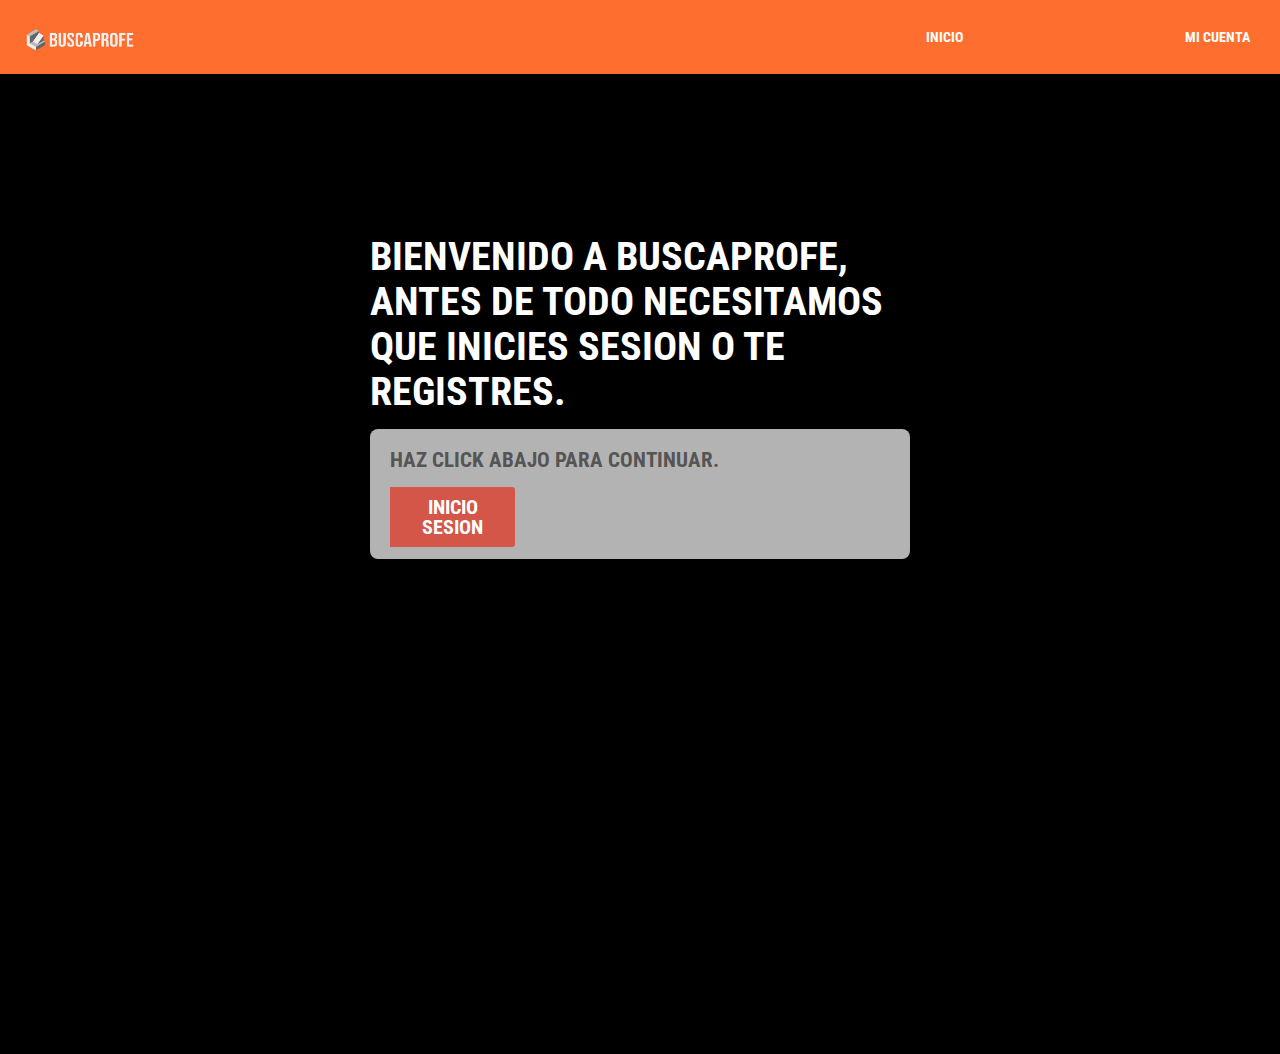
<file: index.html>
<!DOCTYPE html>
<html lang="en">

<head>
  <meta charset="UTF-8">
  <meta name="viewport" content="width=device-width, initial-scale=1.0">
  <meta name="description" content="Teachers Directory Website" />
  <meta name="title" property="og:title" content="BuscaProfe" />
  <meta property="og:type" content="Website" />
  <meta name="image" property="og:image" content="https://images.unsplash.com/photo-1581726707445-75cbe4efc586?ixlib=rb-1.2.1&auto=format&fit=crop&w=1055&q=80" />
  <meta name="description" property="og:description" content="Teachers Directory Website" />
  <meta name="author" content="Steven Jack Chung" />
  <link rel="icon" type="image/png" href="assets/icon-zz.png">
  <link href="https://fonts.googleapis.com/css2?family=Roboto+Condensed:wght@400;500;600;700&display=swap"
    rel="stylesheet">
  <link href="https://fonts.googleapis.com/css2?family=Lora&family=Roboto+Condensed:wght@400;700&display=swap"
    rel="stylesheet">
  <link rel="stylesheet" href="https://use.fontawesome.com/releases/v5.14.0/css/all.css"
    integrity="sha384-HzLeBuhoNPvSl5KYnjx0BT+WB0QEEqLprO+NBkkk5gbc67FTaL7XIGa2w1L0Xbgc" crossorigin="anonymous">
  <link rel="stylesheet" href="css/mobile.css">
  <link rel="stylesheet" href="css/nav.css">
  <link rel="stylesheet" media="screen and (min-width: 1024px)" href="css/desktop.css">
  
  <title>BuscaProfe</title>
</head>

<body>
<header class="header">
    <nav class="nav-bar">
      <div class="zz-cont">
        <a href=""><img class="nav-logo" src="assets/buscaprofe_logo.PNG" alt="zz"></a>
      </div>
      <div class="menu">
        <ul class="menu-list">
            <li>
                <a href="index.html"><i class="fas fa-home"></i><span class="d-none">Inicio</span></a>
              </li>
              <li>
                <a href="register_login.php"><i class="fas fa-user"></i><span class="d-none">Mi Cuenta</span></a>
              </li>


        </ul>
      </div>
    </nav>
  </header>

  <main class="main">
    <section class="lobby pos-rel">
      <div class="img-bg">
      </div>
      <div class="homepage">
        <h1 class="title pos-rel">
          Bienvenido a BuscaProfe, antes de todo necesitamos que inicies sesion o te registres.
        </h1>
        <div class="search-f-container pos-rel">
          <h5 class="form-title">Haz click abajo para continuar.</h5>
          <form class="search-form" action="register_login.php">
            <button class="search-btn" type="submit" >INICIO SESION</button>
          </form>
        </div>
      </div>
    </section>
  </main>

  <footer>
    <div class="top-footer">
      <div class="footernav">   
    </div>
    </div>
  </footer>
</body>

</html>
</file>
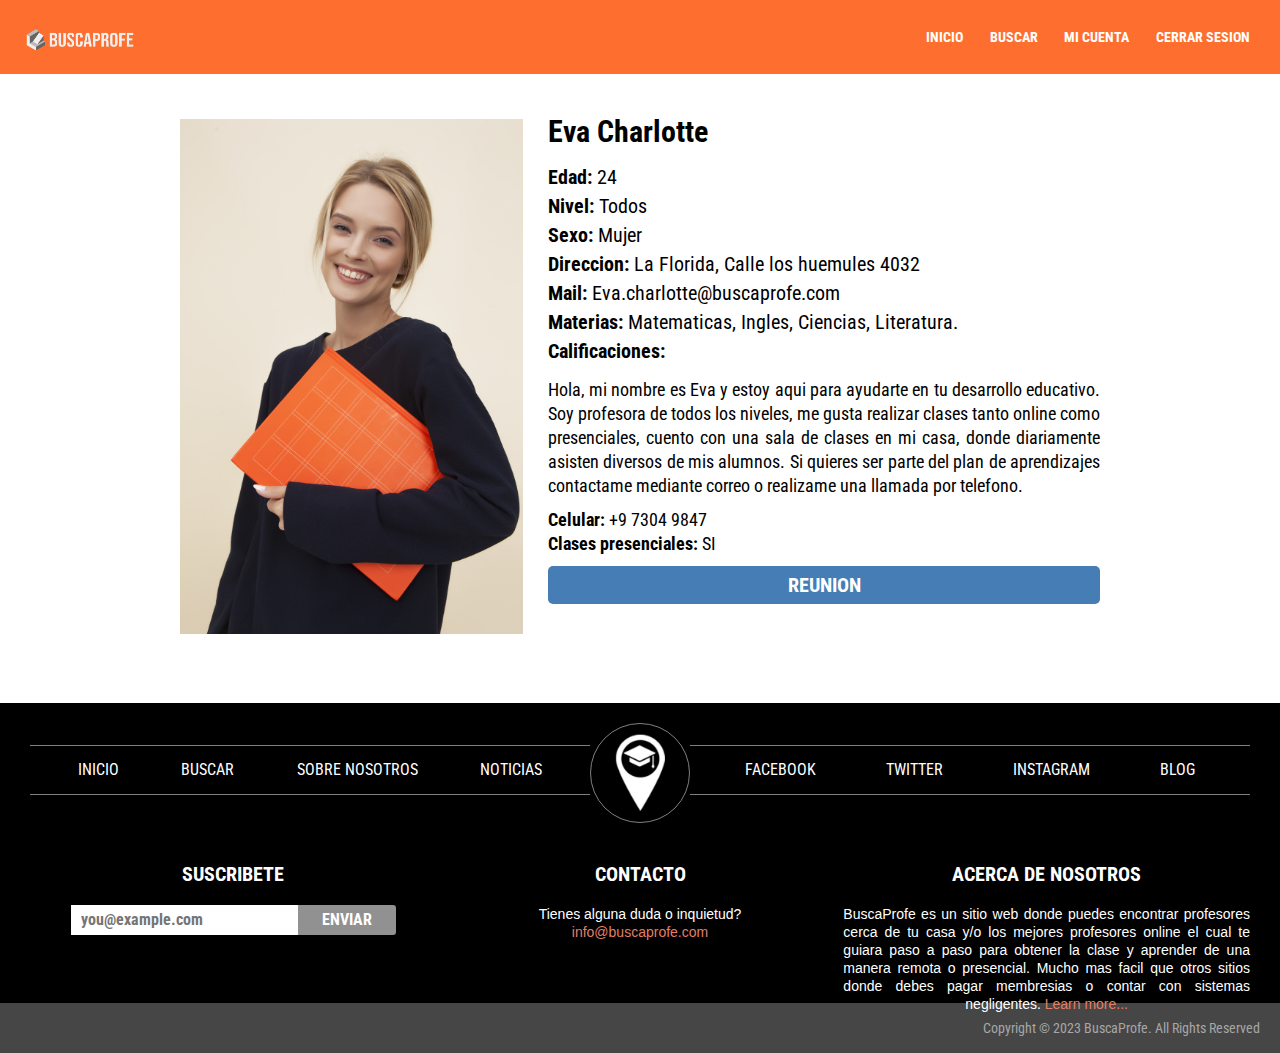
<file: details.html>
<!DOCTYPE html>
<html lang="en">

<head>
  <meta charset="UTF-8">
  <meta name="viewport" content="width=device-width, initial-scale=1.0">
  <link rel="icon" type="image/png" href="assets/icon-logo.png">
  <link href="https://fonts.googleapis.com/css2?family=Roboto+Condensed:wght@400;500;600;700&display=swap"
    rel="stylesheet">
  <link href="https://fonts.googleapis.com/css2?family=Lora&family=Roboto+Condensed:wght@400;700&display=swap"
    rel="stylesheet">
  <link rel="stylesheet" href="https://use.fontawesome.com/releases/v5.15.1/css/all.css"
    integrity="sha384-vp86vTRFVJgpjF9jiIGPEEqYqlDwgyBgEF109VFjmqGmIY/Y4HV4d3Gp2irVfcrp" crossorigin="anonymous">
  <link rel="stylesheet" href="css/details.css">
  <link rel="stylesheet" href="css/nav.css">


  

  <script src="https://cdn.jsdelivr.net/npm/bootstrap@5.0.2/dist/js/bootstrap.bundle.min.js" integrity="sha384-MrcW6ZMFYlzcLA8Nl+NtUVF0sA7MsXsP1UyJoMp4YLEuNSfAP+JcXn/tWtIaxVXM" crossorigin="anonymous"></script>

  <script>
  const domain = 'meet.jit.si';
  const options = {
      roomName: 'profesor1',
      width: 700,
      height: 700,
      parentNode: document.querySelector('#meet'),
      lang: 'es',
      userInfo: {
          email: 'email@jitsiexamplemail.com',
          displayName: 'John Doe'
      }
  };
  const api = new JitsiMeetExternalAPI(domain, options);
  </script>



  <title>Busca Profe</title>
</head>

<body>
  <header class="header">
    <nav class="nav-bar">
      <div class="logo-cont">
        <a href="bienvenida.php"><img class="nav-logo" src="assets/buscaprofe_logo.PNG" alt="logo"></a>
      </div>
      <div class="menu">
        <ul class="menu-list">
          <li>
            <a href="bienvenida.php"><i class="fas fa-home"></i><span class="d-none">Inicio</span></a>
          </li>
          <li>
            <a href="../Busca_Profe_Tav/search.html"><i class="fa fa-search"></i><span class="d-none">Buscar</span></a>
          </li>
          <li>
            <a href="bienvenida.php"><i class="fas fa-user"></i><span class="d-none">Mi Cuenta</span></a>
          </li>
          <li>
            <a href="php/logout.php"><i class="fas fa-bars"></i><span class="d-none">Cerrar sesion</span></a>
          </li>
        </ul>
      </div>
    </nav>
  </header>

  <main>
    <section class="details">
      <div class="profile-pic">
        <img class="image" src="assets/teachers/teacher1.jpg" alt="teacher">
      </div>
      <div class="container">
        <h1 class="name">Eva Charlotte</h1>
        <div class="flex-cont">
          <ul class="prof-list">
            <li>
              <h4>Edad: <span>24</span></h4>
            </li>
            <li>
              <h4>Nivel: <span>Todos</span></h4>
            </li>
            <li>
              <h4>Sexo: <span>Mujer</span></h4>
            </li>
            <li>
              <h4>Direccion: <span>La Florida, Calle los huemules 4032</span></h4>
            </li>
            <li>
              <h4>
                Mail: <span>
                  <a href="#">Eva.charlotte@buscaprofe.com</a>
                </span>
              </h4>
            </li>
            <li class="rating">
              <h4>Calificaciones: <i class="fa fa-star checked"></i><i class="fa fa-star checked"></i><i
                  class="fa fa-star checked"></i><i class="fa fa-star checked"></i><i class="fa fa-star checked"></i>
              </h4>
            </li>
            <li>
              <h4>Materias: <span>Matematicas, Ingles, Ciencias, Literatura.</span></h4>
            </li>
          </ul>
        </div>
        <div class="flex-det">
          <div class="contact-btn">
            <p class="meet"> <a href="https://meet.jit.si/Reuniondeprofesores" target="_blank"> Reunion</a></p>
          </div>
          <div class="det">
            <ul class="det-list">
              <li>
                <h4>Celular: <span><a href="#">+9 7304 9847</a></span></h4>
              </li>
              <li>
                <h4>Clases presenciales: <span>SI</span></h4>
              </li>
            </ul>
          </div>
          <div>
            <p class="info">
              Hola, mi nombre es Eva y estoy aqui para ayudarte en tu desarrollo educativo. Soy profesora de todos los niveles,
              me gusta realizar clases tanto online como presenciales, cuento con una sala de clases en mi casa, donde diariamente
              asisten diversos de mis alumnos. Si quieres ser parte del plan de aprendizajes contactame mediante correo o realizame una llamada por telefono.

            </p>
          </div>
        </div>
      </div>
    </section>
  </main>

  <footer>
    <div class="top-footer">
      <div class="footernav">
        <ul class="footer-menu">
          <li>
            <a href="index.html">Inicio</a>
          </li>
          <li>
            <a href="search.html">Buscar</a>
          </li>
          <li>
            <a href="#">Sobre Nosotros</a>
          </li>
          <li>
            <a href="#">Noticias</a>
          </li>
        </ul>
        <div class="footer-logo"><img src="assets/icon-icon.png" alt=""></div>
        <ul class="social-media">
          <li>
            <a href="#">Facebook</a>
          </li>
          <li>
            <a href="#">Twitter</a>
          </li>
          <li>
            <a href="#">Instagram</a>
          </li>
          <li>
            <a href="#">Blog</a>
          </li>
        </ul>
      </div>

      <div class="contact-block">
        <div class="subscribe">
          <h3 class="sub-title">Suscribete</h3>
          <form class="sub-form" action="#">
            <input class="sub-email" type="email" placeholder="you@example.com">
            <button class="sub-btn" type="submit">ENVIAR</button>
          </form>
        </div>

        <div class="contact-us d-none">
          <h3 class="sub-title">Contacto</h3>
          <p>Tienes alguna duda o inquietud? <br><span>info@buscaprofe.com</span></p>
        </div>

        <div class="about d-none">
          <h3 class="sub-title">Acerca de Nosotros</h3>
          <p>BuscaProfe es un sitio web donde puedes encontrar profesores cerca de tu casa y/o los mejores profesores online el cual te guiara paso a paso para obtener la clase y aprender de una manera remota o presencial. Mucho mas facil que otros sitios donde debes pagar membresias o contar con sistemas negligentes. <a href="#">Learn more...</a></p>
        </div>
      </div>
    </div>

    <div class="bot-footer">
      <div class="d-none">
        <ul class="social-logos">
          <li>
            <a href="#">
              <i class="fab fa-facebook-f"></i>
            </a>
          </li>
          <li>
            <a href="#">
              <i class="fab fa-twitter"></i>
            </a>
          </li>
          <li>
            <a href="#">
              <i class="fab fa-instagram"></i>
            </a>
          </li>
          <li>
            <a href="#">
              <i class="fab fa-google-plus"></i>
            </a>
          </li>
        </ul>
      </div>
      <div class="copyright">
        <p>Copyright © 2023 BuscaProfe. All Rights Reserved</p>
      </div>
    </div>
  </footer>
</body>

</html>
</file>
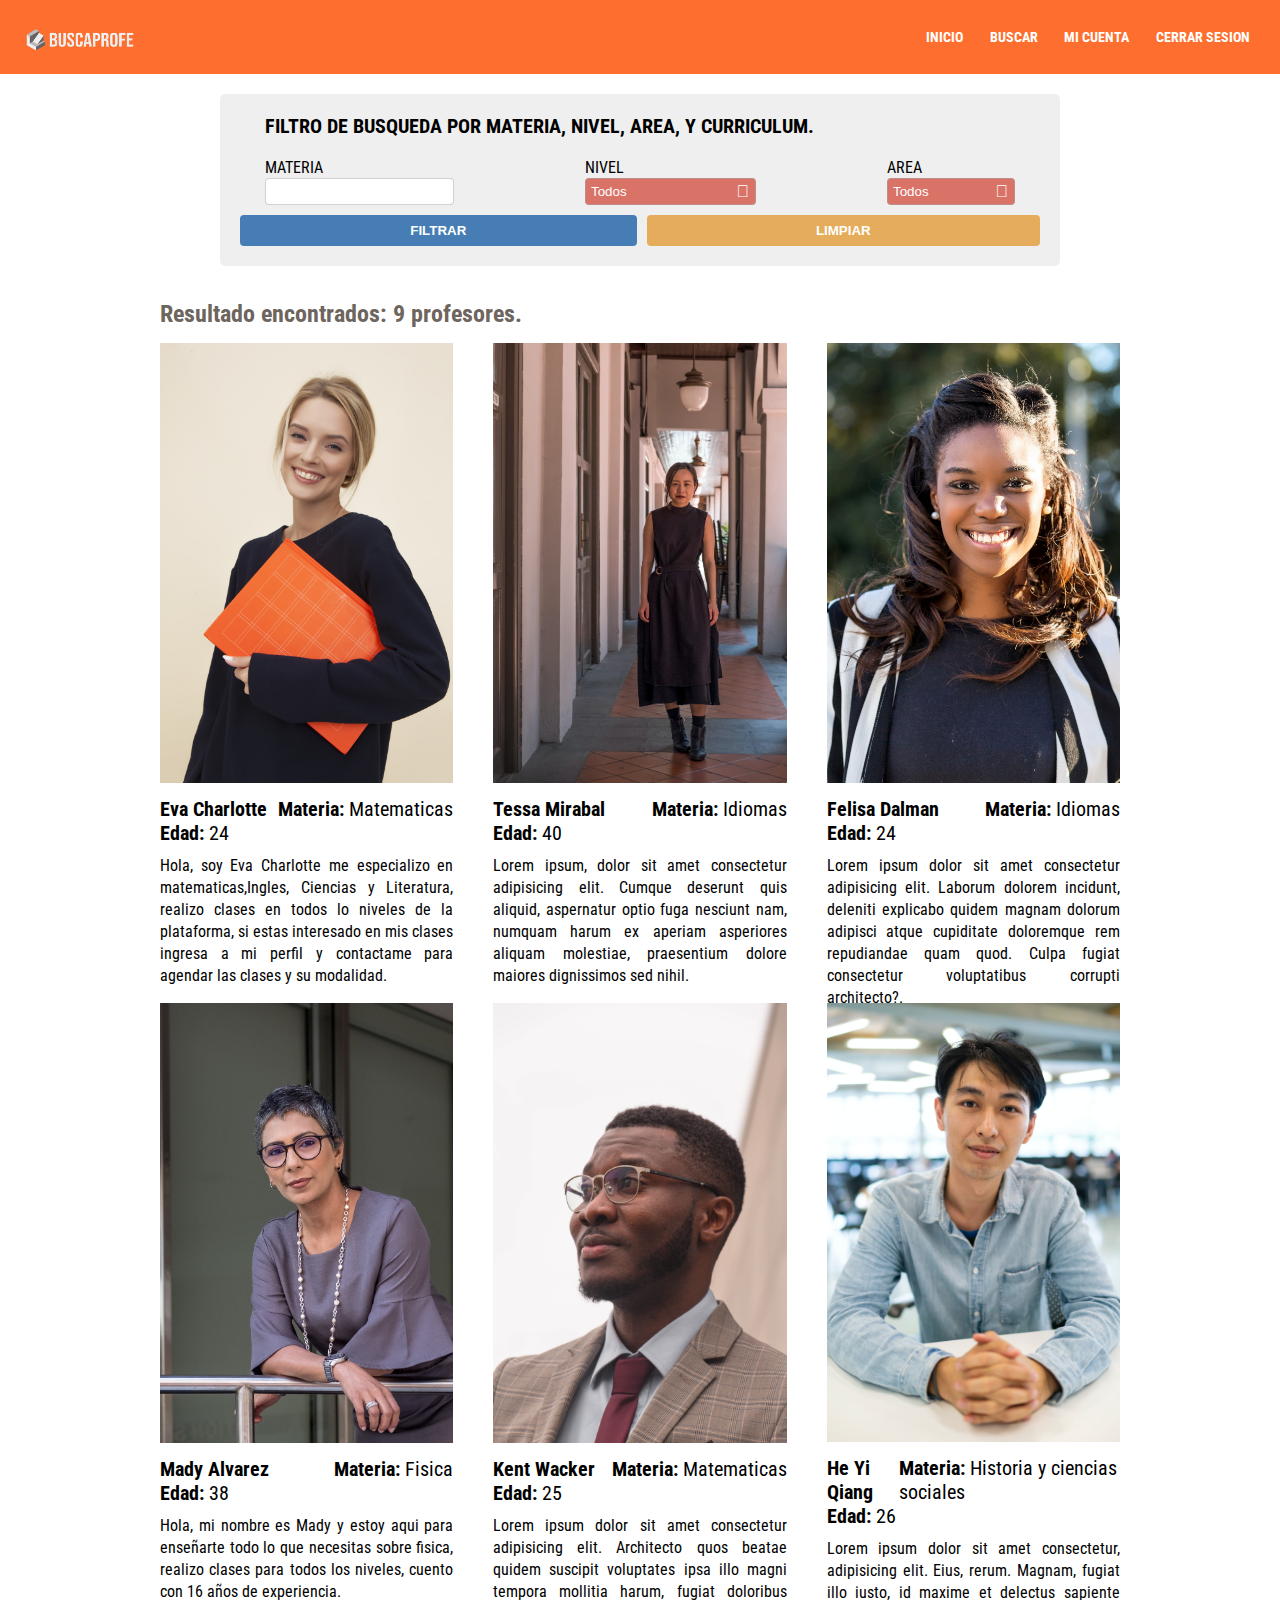
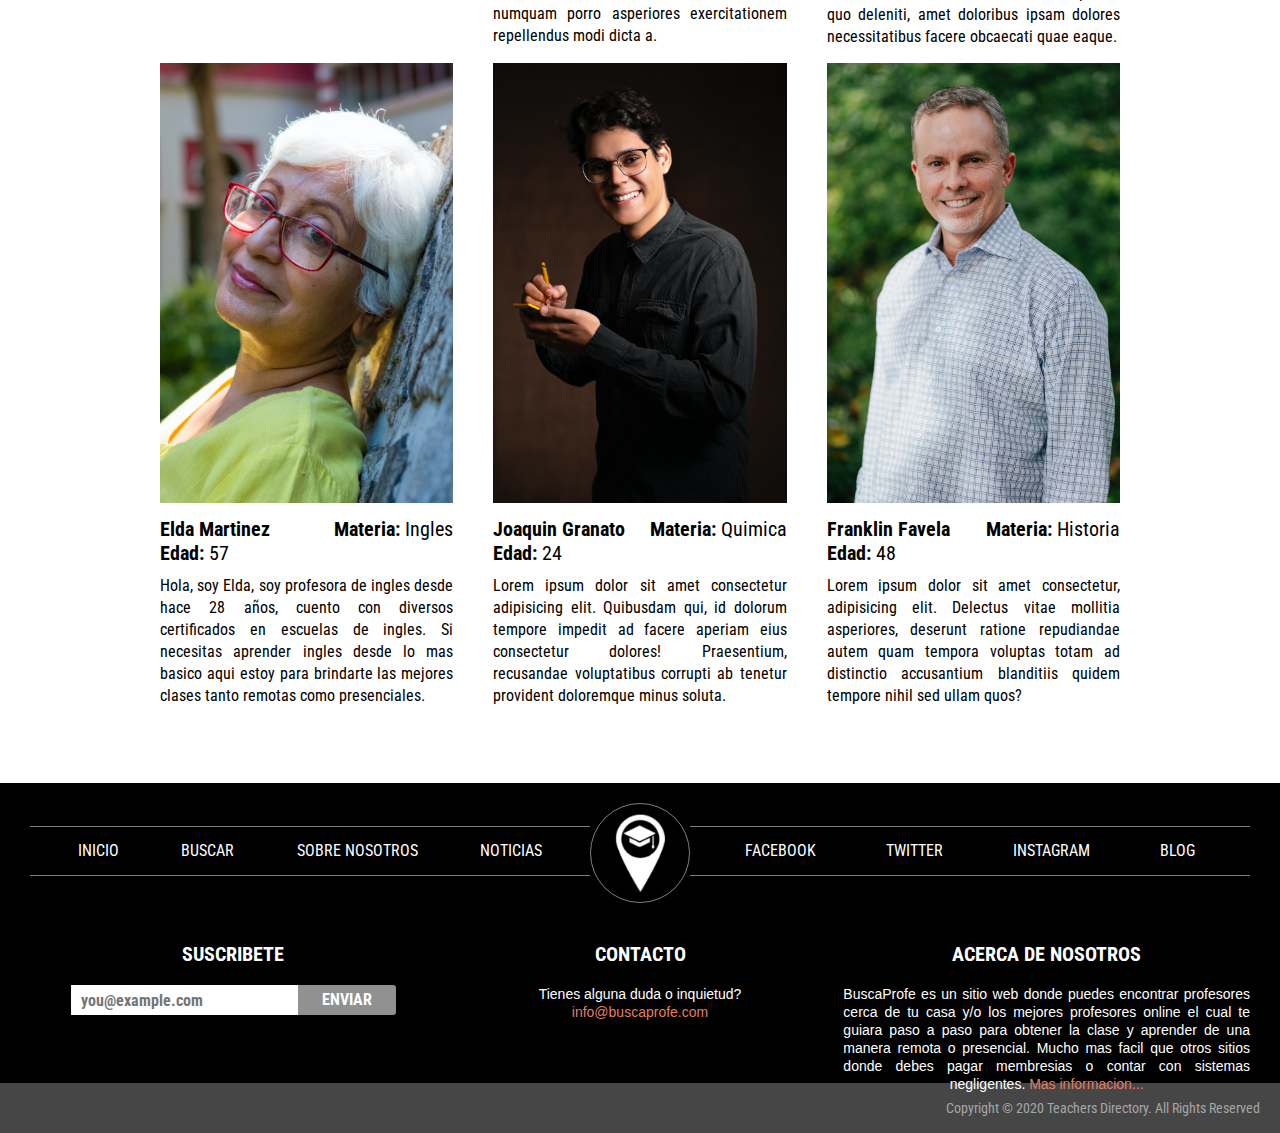
<file: search.html>
<!DOCTYPE html>
<html lang="en">

<head>
  <meta charset="UTF-8">
  <meta name="viewport" content="width=device-width, initial-scale=1.0">
  <link rel="icon" type="image/png" href="assets/icon-logo.png">
  <link href="https://fonts.googleapis.com/css2?family=Roboto+Condensed:wght@400;500;600;700&display=swap"
    rel="stylesheet">
  <link href="https://fonts.googleapis.com/css2?family=Lora&family=Roboto+Condensed:wght@400;700&display=swap"
    rel="stylesheet">
  <link rel="stylesheet" href="https://use.fontawesome.com/releases/v5.15.1/css/all.css"
    integrity="sha384-vp86vTRFVJgpjF9jiIGPEEqYqlDwgyBgEF109VFjmqGmIY/Y4HV4d3Gp2irVfcrp" crossorigin="anonymous">
  <link rel="stylesheet" href="css/search.css">
  <link rel="stylesheet" href="css/nav.css">
  <title>Search Teachers</title>
</head>

<body>
  <header class="header">
    <nav class="nav-bar">
      <div class="logo-cont">
        <a href="bienvenida.php"><img class="nav-logo" src="assets/buscaprofe_logo.PNG" alt="logo"></a>
      </div>
      <div class="menu">
        <ul class="menu-list">
          <li>
            <a href="bienvenida.php"><i class="fas fa-home"></i><span class="d-none">Inicio</span></a>
          </li>
          <li>
            <a href="../Busca_Profe_Tav/search.html"><i class="fa fa-search"></i><span class="d-none">Buscar</span></a>
          </li>
          <li>
            <a href="bienvenida.php"><i class="fas fa-user"></i><span class="d-none">Mi Cuenta</span></a>
          </li>
          <li>
            <a href="php/logout.php"><i class="fas fa-bars"></i><span class="d-none">Cerrar Sesion</span></a>
          </li>
        </ul>
      </div>
    </nav>
  </header>

  <main>
    <section class="filter-cont">
      <div class="filter">
        <div class="cont">
          <h1 class="filter-title">Filtro de busqueda por Materia, Nivel, Area, y Curriculum.</h1>
          <form class="filter-form" action="search.html">
            <div>
              <label for="subject">Materia</label>
              <input class="subject" type="text" name="subject" id="subject">
            </div>
            <div>
              <label for="level">Nivel</label>
              <div class="select-wrapper">
                <select class="filter-select" name="level" id="level">
                  <option value="def" selected>Todos</option>
                  <option value="kinder">
                    Educacion Basica
                  </option>
                  <option value="primary">
                    Educacion Media
                  </option>
                  <option value="secondary">
                    Educacion Universitaria
                  </option>
                </select>
              </div>
            </div>
            <div>
              <label for="area">Area</label>
              <div class="select-wrapper">
                <select class="filter-select" name="area" id="area">
                  <option value="def" selected>Todos</option>
                  <option value="near">Cerca mio</option>
                    <option value="florida">Santiago</option>
                    <option value="california">Zona sur</option>
                    <option value="utah">Zona Norte</option>
                    <option value="delaware">Clases Remotas</option>
                  </optgroup>
                </select>
              </div>
            </div>
            </div>
            <div class="buttons">
              <button class="filter-btn" type="submit">Filtrar</button>
              <button class="reset-btn" type="reset">Limpiar</button>
            </div>
          </form>
        </div>
      </div>
    </section>

    <section class="teachers-list">
      <h3 class="found-title">Resultado encontrados: 9 profesores.</h3>
      <div class="flex-grid">
        <div class="col">
          <ul class="col-list">
            <li>
              <a href="details.html">
                <div class="teacher-cont">
                  <img src="assets/teachers/teacher1.jpg" alt="teacher">
                  <div class="t-info">
                    <div class="per-info">
                      <h4>Eva Charlotte</h4>
                      <p><b>Edad:</b> 24</p>
                    </div>
                    <p><b>Materia:</b> Matematicas</p>
                  </div>
                  <p>Hola, soy Eva Charlotte me especializo en matematicas,Ingles, Ciencias y Literatura, realizo clases en todos lo niveles de la plataforma, 
                    si estas interesado en mis clases ingresa a mi perfil y contactame para agendar las clases y su modalidad.</p>
                </div>
              </a>
            </li>
            <li>
              <a href="details.html">
                <div class="teacher-cont">
                  <img src="assets/teachers/teacher2.jpg" alt="teacher">
                  <div class="t-info">
                    <div class="per-info">
                      <h4>Mady Alvarez</h4>
                      <p><b>Edad:</b> 38</p>
                    </div>
                    <p><b>Materia:</b> Fisica</p>
                  </div>
                  <p>Hola, mi nombre es Mady y estoy aqui para enseñarte todo lo que necesitas sobre fisica, realizo clases para todos los niveles, cuento con 16 años de experiencia.</p>
                </div>
              </a>
            </li>
            <li>
              <a href="details.html">
                <div class="teacher-cont">
                  <img src="assets/teachers/teacher3.jpg" alt="teacher">
                  <div class="t-info">
                    <div class="per-info">
                      <h4>Elda Martinez</h4>
                      <p><b>Edad:</b> 57</p>
                    </div>
                    <p><b>Materia:</b> Ingles</p>
                  </div>
                  <p>Hola, soy Elda, soy profesora de ingles desde hace 28 años, cuento con diversos certificados en escuelas de ingles. Si necesitas aprender ingles desde lo mas basico aqui estoy para brindarte las mejores clases tanto remotas como presenciales.</p>
                </div>
              </a>
            </li>
          </ul>
        </div>
        <div class="col">
          <ul class="col-list">
            <li>
              <a href="details.html">
                <div class="teacher-cont">
                  <img src="assets/teachers/teacher4.jpg" alt="teacher">
                  <div class="t-info">
                    <div class="per-info">
                      <h4>Tessa Mirabal</h4>
                      <p><b>Edad:</b> 40</p>
                    </div>
                    <p><b>Materia:</b> Idiomas</p>
                  </div>
                  <p>Lorem ipsum, dolor sit amet consectetur adipisicing elit. Cumque deserunt quis aliquid, aspernatur optio fuga nesciunt nam, numquam harum ex aperiam asperiores aliquam molestiae, praesentium dolore maiores dignissimos sed nihil.</p>
                </div>
              </a>
            </li>
            <li>
              <a href="details.html">
                <div class="teacher-cont">
                  <img src="assets/teachers/teacher5.jpg" alt="teacher">
                  <div class="t-info">
                    <div class="per-info">
                      <h4>Kent Wacker</h4>
                      <p><b>Edad:</b> 25</p>
                    </div>
                    <p><b>Materia:</b> Matematicas</p>
                  </div>
                  <p>Lorem ipsum dolor sit amet consectetur adipisicing elit. Architecto quos beatae quidem suscipit voluptates ipsa illo magni tempora mollitia harum, fugiat doloribus numquam porro asperiores exercitationem repellendus modi dicta a.</p>
                </div>
              </a>
            </li>
            <li>
              <a href="details.html">
                <div class="teacher-cont">
                  <img src="assets/teachers/teacher6.jpg" alt="teacher">
                  <div class="t-info">
                    <div class="per-info">
                      <h4>Joaquin Granato</h4>
                      <p><b>Edad:</b> 24</p>
                    </div>
                    <p><b>Materia:</b> Quimica</p>
                  </div>
                  <p>Lorem ipsum dolor sit amet consectetur adipisicing elit. Quibusdam qui, id dolorum tempore impedit ad facere aperiam eius consectetur dolores! Praesentium, recusandae voluptatibus corrupti ab tenetur provident doloremque minus soluta.</p>
                </div>
              </a>
            </li>
          </ul>
        </div>
        <div class="col">
          <ul class="col-list">
            <li>
              <a href="details.html">
                <div class="teacher-cont">
                  <img src="assets/teachers/teacher7.jpg" alt="teacher">
                  <div class="t-info">
                    <div class="per-info">
                      <h4>Felisa Dalman</h4>
                      <p><b>Edad:</b> 24</p>
                    </div>
                    <p><b>Materia:</b> Idiomas</p>
                  </div>
                  <p>Lorem ipsum dolor sit amet consectetur adipisicing elit. Laborum dolorem incidunt, deleniti explicabo quidem magnam dolorum adipisci atque cupiditate doloremque rem repudiandae quam quod. Culpa fugiat consectetur voluptatibus corrupti architecto?.</p>
                </div>
              </a>
            </li>
            <li>
              <a href="details.html">
                <div class="teacher-cont">
                  <img src="assets/teachers/teacher8.jpg" alt="teacher">
                  <div class="t-info">
                    <div class="per-info">
                      <h4>He Yi Qiang</h4>
                      <p><b>Edad:</b> 26</p>
                    </div>
                    <p><b>Materia:</b> Historia y ciencias sociales</p>
                  </div>
                  <p>Lorem ipsum dolor sit amet consectetur, adipisicing elit. Eius, rerum. Magnam, fugiat illo iusto, id maxime et delectus sapiente quo deleniti, amet doloribus ipsam dolores necessitatibus facere obcaecati quae eaque.</p>
                </div>
              </a>
            </li>
            <li>
              <a href="details.html">
                <div class="teacher-cont">
                  <img src="assets/teachers/teacher9.jpg" alt="teacher">
                  <div class="t-info">
                    <div class="per-info">
                      <h4> Franklin Favela </h4>
                      <p><b>Edad:</b> 48</p>
                    </div>
                    <p><b>Materia:</b> Historia</p>
                  </div>
                  <p>Lorem ipsum dolor sit amet consectetur, adipisicing elit. Delectus vitae mollitia asperiores, deserunt ratione repudiandae autem quam tempora voluptas totam ad distinctio accusantium blanditiis quidem tempore nihil sed ullam quos?</p>
                </div>
              </a>
            </li>
          </ul>
        </div>
      </div>
    </section>
  </main>

  <footer>
    <div class="top-footer">
      <div class="footernav">
        <ul class="footer-menu">
          <li>
            <a href="index.html">Inicio</a>
          </li>
          <li>
            <a href="search.html">Buscar</a>
          </li>
          <li>
            <a href="index.html">Sobre Nosotros</a>
          </li>
          <li>
            <a href="#">Noticias</a>
          </li>
        </ul>
        <div class="footer-logo"><img src="assets/icon-icon.png" alt=""></div>
        <ul class="social-media">
          <li>
            <a href="#">Facebook</a>
          </li>
          <li>
            <a href="#">Twitter</a>
          </li>
          <li>
            <a href="#">Instagram</a>
          </li>
          <li>
            <a href="#">Blog</a>
          </li>
        </ul>
      </div>

      <div class="contact-block">
        <div class="subscribe">
          <h3 class="sub-title">Suscribete</h3>
          <form class="sub-form" action="#">
            <input class="sub-email" type="email" placeholder="you@example.com">
            <button class="sub-btn" type="submit">ENVIAR</button>
          </form>
        </div>

        <div class="contact-us d-none">
          <h3 class="sub-title">Contacto</h3>
          <p>Tienes alguna duda o inquietud? <br><span>info@buscaprofe.com</span></p>
        </div>

        <div class="about d-none">
          <h3 class="sub-title">Acerca de Nosotros</h3>
          <p>BuscaProfe es un sitio web donde puedes encontrar profesores cerca de tu casa y/o los mejores profesores online el cual te guiara paso a paso para obtener la clase y aprender de una manera remota o presencial. Mucho mas facil que otros sitios donde debes pagar membresias o contar con sistemas negligentes. <a href="#">Mas informacion...</a></p>
        </div>
      </div>
    </div>

    <div class="bot-footer">
      <div class="d-none">
        <ul class="social-logos">
          <li>
            <a href="#">
              <i class="fab fa-facebook-f"></i>
            </a>
          </li>
          <li>
            <a href="#">
              <i class="fab fa-twitter"></i>
            </a>
          </li>
          <li>
            <a href="#">
              <i class="fab fa-instagram"></i>
            </a>
          </li>
          <li>
            <a href="#">
              <i class="fab fa-google-plus"></i>
            </a>
          </li>
        </ul>
      </div>
      <div class="copyright">
        <p>Copyright © 2020 Teachers Directory. All Rights Reserved</p>
      </div>
    </div>
  </footer>
</body>

</html>
</file>
<file: css/mobile.css>
* {
  margin: 0;
  padding: 0;
  list-style: none outside none;
  box-sizing: border-box;
  border: 0 none;
}

body {
  font-size: 14px;
  line-height: 18px;
  font-family: Arial, Helvetica, sans-serif;
}

a {
  text-decoration: none;
  color: inherit;
}

.pos-rel {
  position: relative;
}

.d-none {
  display: none;
}

/* Search form */
section {
  padding: 20px;
}

.lobby {
  display: flex;
  flex-direction: column;
  align-items: center;
  background-color: black;
  height: 680px;
}

.img-bg {
  position: absolute;
  background: url("https://images.unsplash.com/photo-1581726707445-75cbe4efc586?ixlib=rb-1.2.1&auto=format&fit=crop&w=1055&q=80") 55%;
  background-size: cover;
  top: 0;
  bottom: 0;
  left: 0;
  right: 0;
  opacity: 0.85;
  z-index: 1;
}

.img-bg2{
  position: absolute;
  background: url("https://images.unsplash.com/photo-1581726707445-75cbe4efc586?ixlib=rb-1.2.1&auto=format&fit=crop&w=1055&q=80") 55%;
  background-size: cover;
  top: 0;
  bottom: 0;
  left: 0;
  right: 0;
  opacity: 0.85;
  z-index: 1;
}

.homepage {
  padding: 140px 30px;
  max-width: 600px;
  z-index: 2;
}

.title {
  font: bold 40px/45px "Roboto Condensed", sans-serif;
  color: white;
  text-transform: uppercase;
  padding-bottom: 15px;
}

.search-f-container {
  height: 150px;
  background-color: rgba(255, 255, 255, 0.7);
  border-radius: 8px;
  padding: 20px 10px;
}

.form-title {
  font: bold 21px/23px "Roboto Condensed", sans-serif;
  text-transform: uppercase;
  color: rgb(85, 85, 85);
  margin-bottom: 10px;
}

.search {
  width: 100%;
  padding: 10px;
  background-color: white;
  margin-bottom: 10px;
  font: normal 16px/16px "Roboto Condensed", sans-serif;
}

.search-btn {
  width: 100%;
  padding: 10px;
  border-radius: 3px;
  background-color: #d45649;
  color: white;
  font: bold 20px/20px "Roboto Condensed", sans-serif;
  text-transform: uppercase;
  cursor: pointer;
  text-align: center;
}

/* Instruction */
.instructions {
  text-align: center;
  padding: 20px;
}

.inst-header {
  padding: 10px 0 25px 0;
}

.inst-header h3 {
  color: #d45649;
  font: bold 25px/25px "Roboto Condensed", sans-serif;
  padding-bottom: 10px;
  text-transform: uppercase;
}

.inst-header p {
  font: normal 20px/23px "Roboto Condensed", sans-serif;
}

.flex {
  display: flex;
  flex-direction: column;
  max-width: 550px;
  margin: 0 auto;
}

.item {
  padding: 25px 0;
}

.item h4 {
  font: bold 18px/20px "Roboto Condensed", sans-serif;
  text-transform: uppercase;
  padding: 10px;
}

.item i {
  color: #d45649;
  font-size: 30px;
}

.item p {
  font: normal 16px/23px "Roboto Condensed", sans-serif;
  text-align: justify;
  text-align-last: center;
}

/* about us? */
.mid-sec {
  padding: 0;
  overflow-x: hidden;
}

/* country */
.country,
.near-u,
.promo {
  display: flex;
  align-items: center;
  padding: 20px;
  width: 100%;
  height: 300px;
}

.country {
  background-color: #e27f66;
}

.main-info {
  width: 85%;
  z-index: 1;
  color: white;
}

.info h4 {
  font: bold 25px/26px "Roboto Condensed", sans-serif;
  padding-bottom: 10px;
}

.info p {
  font: normal 20px/24px "Roboto Condensed", sans-serif;
  padding-bottom: 10px;
}

.mid-btn {
  font: bold 20px/22px "Roboto Condensed", sans-serif;
  padding: 10px;
  border-radius: 3px;
  background-color: white;
  color: #e27f66;
}

.img {
  display: none;
  width: 250px;
  position: absolute;
  top: 25px;
  right: 20px;
  transition: ease all 0.5s;
}

/* near you */
.near-u {
  background-color: #98a4a5;
}

.near-u .mid-btn {
  color: #98a4a5;
}

/* Promo */
.promo {
  background-color: #509bd7;
}

@media (min-width: 680px) {
  .main-info {
    width: 70%;
  }

  .img {
    display: block;
  }
}

@media (min-width: 768px) {
  .search-f-container {
    height: 130px;
    padding: 20px;
  }

  .form-title {
    margin-bottom: 15px;
  }

  .search-form {
    display: flex;
  }

  .search {
    width: 75%;
    font-size: 20px;
    line-height: 20px;
    margin-bottom: 0;
  }

  .search-btn {
    width: 25%;
    border-radius: 0 3px 3px 0;
  }
}
</file>
<file: css/nav.css>
/* Header */
.header {
  background-color: #FE6F2F;
  width: 100%;
  text-align: center;
  padding-bottom: 20px;
  position: -webkit-sticky;
  position: sticky;
  top: -60px;
  z-index: 10;
}

.nav-logo {
  width: 160px;
}

.menu-list {
  display: flex;
  justify-content: space-between;
  width: 60%;
  margin: 0 auto;
}

.menu-list i {
  font-size: 20px;
  color: white;
}

.menu-list span {
  font: bold 14px/24px "Roboto Condensed", sans-serif;
  color: white;
  text-transform: uppercase;
}

@media (min-width: 768px) {
  .header {
    padding: 0;
    top: 0;
  }

  .nav-bar {
    display: flex;
    justify-content: space-between;
    align-items: center;
  }

  .menu {
    padding: 0 30px;
    width: 50%;
  }

  .menu-list {
    width: 100%;
  }
}

@media (min-width: 1024px) {
  .d-none {
    display: block;
  }

  .menu {
    width: 30%;
  }
}

/* footer */
.top-footer {
  display: flex;
  flex-direction: column;
  background-color: black;
  height: 300px;
  color: white;
}

.footernav {
  display: flex;
  flex-direction: column;
  justify-content: center;
  align-items: center;
  order: 2;
}

.footer-menu,
.social-media {
  font: normal 16px/18px "Roboto Condensed", sans-serif;
  text-transform: uppercase;
  display: flex;
  justify-content: center;
  width: 100%;
  margin-bottom: 15px;
}

.footer-menu li,
.social-media li {
  padding-right: 15px;
}

.social-logos li {
  display: inline-block;
  padding-right: 10px;
  font-size: 20px;
}

.footer-menu li:last-child,
.social-media li:last-child {
  padding-right: 0;
}

.footer-logo {
  display: none;
  align-items: center;
  justify-content: center;
  border: 1px solid gray;
  border-radius: 50%;
  height: 100px;
  width: 100px;
  margin: 15px 0 10px 0;
  flex-shrink: 0;
}

.footer-logo img {
  width: 50px;
}

.contact-block {
  order: 1;
  text-align: center;
  padding: 0 30px;
  margin-bottom: 40px;
}

.subscribe {
  margin-top: 20px;
}

.sub-title {
  font: bold 20px/22px "Roboto Condensed", sans-serif;
  text-transform: uppercase;
  margin-bottom: 20px;
}

.sub-email,
.sub-btn {
  width: 100%;
  margin-bottom: 10px;
  height: 30px;
  padding: 0 10px;
  font: bold 16px/20px "Roboto Condensed", sans-serif;
}

.sub-btn {
  border-radius: 3px;
  text-transform: uppercase;
  background-color: rgb(145, 145, 145);
  color: white;
}

/* bot footer */
.bot-footer {
  background-color: rgb(70, 70, 70);
  color: rgb(167, 167, 167);
  font: bold 16px/20px "Roboto Condensed", sans-serif;
  padding: 10px;
}

.social-logos {
  padding: 10px;
}

.copyright {
  text-align: right;
  font: normal 14px/16px "Roboto Condensed", sans-serif;
}

@media (max-width: 336px) {
  .copyright {
    font: normal 12px/16px "Roboto Condensed", sans-serif;
  }
}

@media (min-width: 768px) {
  .footernav {
    margin: 5px 0;
    order: 1;
    flex-direction: row;
    justify-content: space-between;
    padding: 0 30px;
  }

  .footer-menu,
  .social-media {
    justify-content: space-evenly;
    margin-bottom: 0;
    border-top: 1px solid gray;
    border-bottom: 1px solid gray;
    padding: 15px 0;
  }

  .footer-logo {
    display: flex;
  }

  .contact-block {
    order: 2;
  }

  .bot-footer {
    display: flex;
    justify-content: space-between;
    align-items: center;
    padding: 5px 20px;
  }

  .bot-footer .d-none {
    display: block;
  }
}

@media (min-width: 1024px) {
  .contact-block {
    display: flex;
    flex-direction: row;
    justify-content: space-evenly;
    margin-top: 25px;
  }

  .contact-block > div {
    width: 33.33%;
  }

  .subscribe {
    margin: 0;
  }

  .sub-email,
  .sub-btn {
    margin-bottom: 0;
  }

  .sub-email {
    width: 70%;
  }

  .sub-btn {
    width: 30%;
    border-radius: 0 3px 3px 0;
  }

  .sub-form {
    display: flex;
    max-width: 80%;
    margin: 0 auto;
  }

  .contact-us span {
    color: #e27f66;
  }

  .about {
    text-align: justify;
    text-align-last: center;
  }

  .about a {
    color: #e27f66;
  }
}
</file>
<file: css/desktop.css>
.flex {
  flex-direction: row;
  max-width: 90%;
}

.col {
  display: flex;
  flex-direction: column;
  justify-content: space-between;
  max-width: 50%;
  padding: 40px;
}

.country,
.near-u,
.promo {
  padding: 50px;
}

.img {
  right: 50px;
}
</file>
<file: css/details.css>
* {
  margin: 0;
  padding: 0;
  list-style: none outside none;
  box-sizing: border-box;
  border: 0 none;
}

body {
  font-size: 14px;
  line-height: 18px;
  font-family: Arial, Helvetica, sans-serif;
}

a {
  text-decoration: none;
  color: inherit;
}

.d-none {
  display: none;
}

.checked {
  color: orange;
}

.details {
  padding: 20px;
  font-family: "Roboto Condensed", sans-serif;
}

.image {
  width: 100%;
  padding-bottom: 20px;
}

.name {
  font-size: 30px;
  line-height: 26px;
  padding-bottom: 20px;
}

.flex-cont {
  font-size: 20px;
  line-height: 24px;
  margin-bottom: 10px;
}

.prof-list {
  display: flex;
  flex-direction: column;
}

.container span {
  font-weight: normal;
}

.prof-list li {
  padding-bottom: 5px;
}

.rating {
  order: 1;
}

.flex-det {
  display: flex;
  flex-direction: column;
  font-size: 18px;
}

.contact-btn {
  order: 2;
}

.det {
  order: 1;
}

.info {
  text-align: justify;
  line-height: 24px;
  margin-bottom: 10px;
}

.det-list {
  line-height: 24px;
  margin-bottom: 10px;
}

.contact-now {
  width: 100%;
  padding: 10px;
  font-size: 20px;
  background-color: #457db4;
  color: white;
  text-transform: uppercase;
  font-weight: bold;
  border-radius: 5px;
  cursor: pointer;
}

@media (min-width: 768px) {
  .details {
    display: flex;
  }

  .profile-pic {
    width: 40%;
    padding-right: 25px;
  }

  .container {
    width: 60%;
  }
}

@media (min-width: 1024px) {
  .details {
    max-width: 960px;
    margin: 25px auto;
  }
}

.meet {
  text-align: center;
  width: 100%;
  padding: 10px;
  font-size: 20px;
  background-color: #457db4;
  color: white;
  text-transform: uppercase;
  font-weight: bold;
  border-radius: 5px;
  cursor: pointer;
}
</file>
<file: css/search.css>
* {
  margin: 0;
  padding: 0;
  list-style: none outside none;
  box-sizing: border-box;
  border: 0 none;
}

body {
  font-size: 14px;
  line-height: 18px;
  font-family: Arial, Helvetica, sans-serif;
}

a {
  text-decoration: none;
  color: inherit;
}

.d-none {
  display: none;
}

/* filter */
.filter {
  width: 100%;
  background-color: rgba(211, 211, 211, 0.356);
  font-family: "Roboto Condensed", sans-serif;
  padding: 20px;
  border-radius: 5px;
  margin: 0 auto;
}

.cont {
  max-width: 750px;
  margin: 0 auto;
}

.filter-title {
  font-size: 20px;
  line-height: 24px;
  text-transform: uppercase;
  padding-bottom: 10px;
}

.filter-form {
  width: 100%;
  display: flex;
  flex-direction: column;
}

.filter-form > div {
  padding: 10px 0;
}

.filter-form label {
  display: block;
  font-size: 16px;
  line-height: 20px;
  text-transform: uppercase;
}

.subject {
  padding: 5px;
  border: 1px solid rgba(165, 165, 165, 0.5);
  border-radius: 4px;
  width: 100%;
}

.select-wrapper {
  position: relative;
}

.select-wrapper::after {
  content: '\f078';
  font: bold 17px/20px "Font Awesome 5 Free", sans-serif;
  color: white;
  right: 7px;
  top: 4px;
  position: absolute;
  pointer-events: none;
}

.filter-select {
  padding: 5px;
  border: 1px solid rgba(165, 165, 165, 0.5);
  border-radius: 4px;
  appearance: none;
  width: 100%;
  background-color: #d45749d0;
  color: white;
}

.filter-select optgroup {
  background-color: #457cb4af;
}

.reset-btn,
.filter-btn {
  padding: 5px;
  background-color: #e5ac5b;
  border-radius: 4px;
  color: white;
  width: 100%;
  text-transform: uppercase;
  font-weight: bold;
}

.filter-btn {
  background-color: #457db4;
  margin-bottom: 10px;
}

@media (min-width: 768px) {
  .filter {
    max-width: 840px;
  }

  .filter-form {
    flex-direction: row;
    justify-content: space-between;
    align-items: flex-end;
  }

  .filter-select {
    padding-right: 23px;
  }

  .buttons {
    display: flex;
  }

  .filter-btn {
    padding: 8px;
    margin-bottom: 0;
    margin-right: 10px;
  }
}

/* Search results */
section {
  padding: 20px;
}

.teachers-list {
  max-width: 1000px;
  margin: 0 auto;
  font-family: 'Roboto Condensed', sans-serif;
  margin-bottom: 50px;
}

.found-title {
  font: bold 24px/17px "Roboto Condensed", sans-serif;
  color: #6d655e;
  margin-bottom: 10px;
}

.teacher-cont {
  padding: 10px 0 15px;
}

.teachers-list img {
  max-width: 100%;
  padding-bottom: 10px;
}

.t-info {
  display: flex;
  justify-content: space-between;
  font-size: 20px;
  line-height: 24px;
  margin-bottom: 10px;
}

.teacher-cont > p {
  text-align: justify;
  font-size: 16px;
  line-height: 22px;
}

@media (min-width: 768px) {
  .flex-grid {
    display: flex;
    justify-content: space-between;
  }

  .col {
    margin-right: 25px;
    width: 33.33%;
    max-height: 2000px;
  }

  .col:last-child {
    margin-right: 0;
  }

  .teacher-cont {
    min-height: 600px;
  }
}

@media (min-width: 976px) {
  .teacher-cont {
    margin-bottom: 0;
    height: 660px;
  }
}

@media (min-width: 1024px) {
  .col {
    flex-grow: 1;
    margin-right: 40px;
  }
}
</file>
